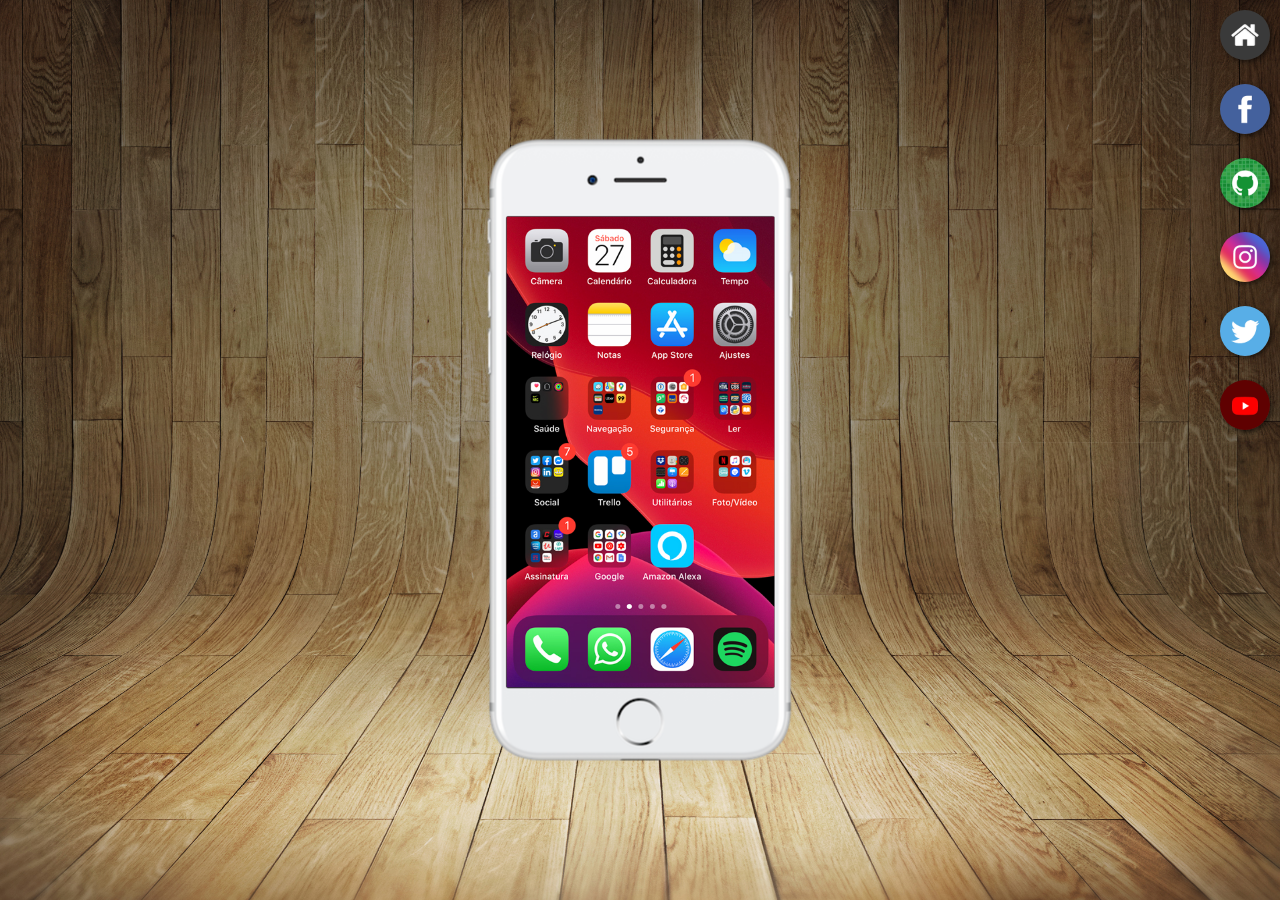
<file: index.html>
<!DOCTYPE html>
<html lang="pt-br">
    <head>
        <meta charset="UTF-8">
        <meta name="viewport" content="width=device-width, initial-scale=1.0">
        <link rel="shortcut icon" href="favicon.ico" type="image/x-icon">
        <link rel="stylesheet" href="estilos/style.css">
        <title>Projeto Redes Sociais</title>
    </head>

    <body>
        <main>
            <section id="telefone">
                <iframe src="home.html" frameborder="0" name="tela" id="tela">
                    Seu navegador não é compatível.
                </iframe>
            </section>

            <section id="redes-sociais">
                <a href="home.html" target="tela"> <img src="imagens/logo-home.jpg" alt="home"> </a> <br>
                <a href="facebook.html" target="tela"> <img src="imagens/logo-facebook.jpg" alt="facebook"> </a> <br>
                <a href="#" target="tela"> <img src="imagens/logo-github.jpg" alt="Github"> </a> <br>
                <a href="#" target="tela"> <img src="imagens/logo-instagram.jpg" alt="Instagram"> </a> <br>
                <a href="#" target="tela"> <img src="imagens/logo-twitter.jpg" alt="Twitter"> </a> <br>
                <a href="#" target="tela"> <img src="imagens/logo-youtube.jpg" alt="Youtube"> </a>
            </section>
        </main>
    </body>
</html>
</file>
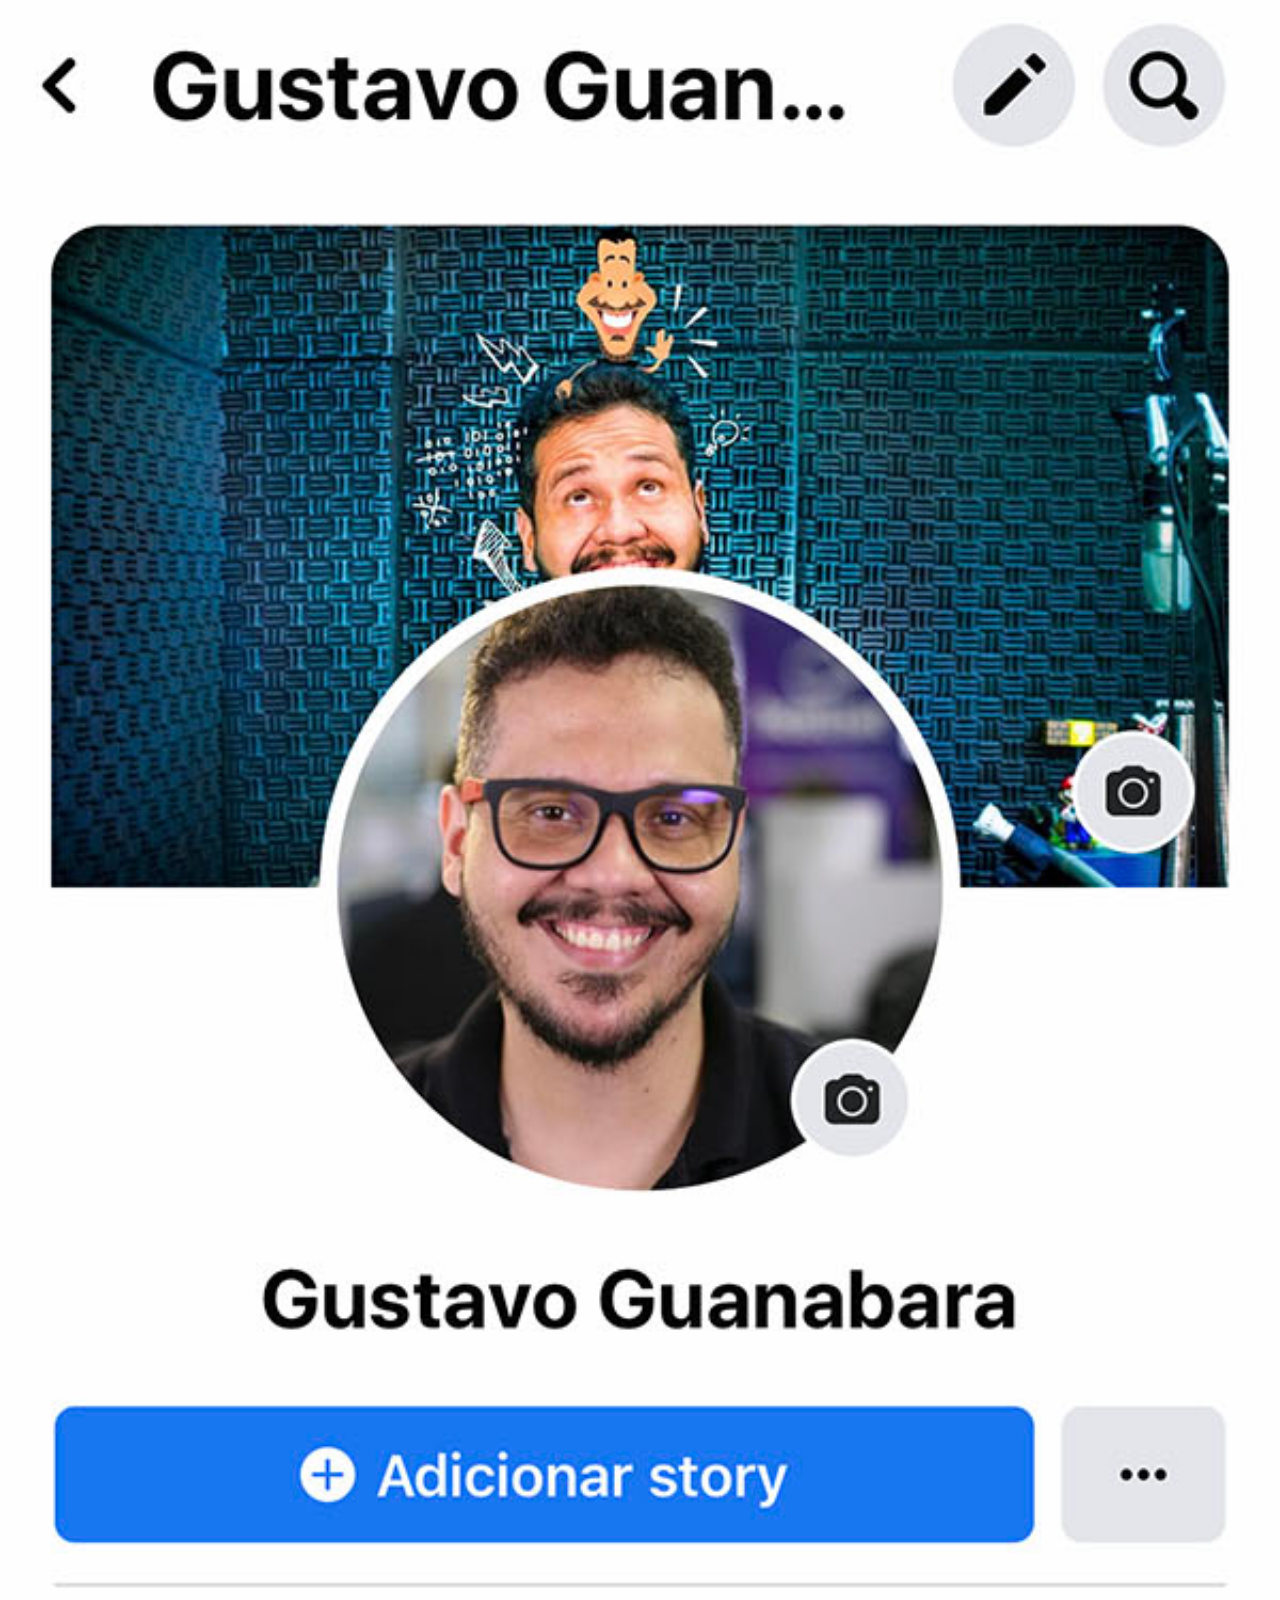
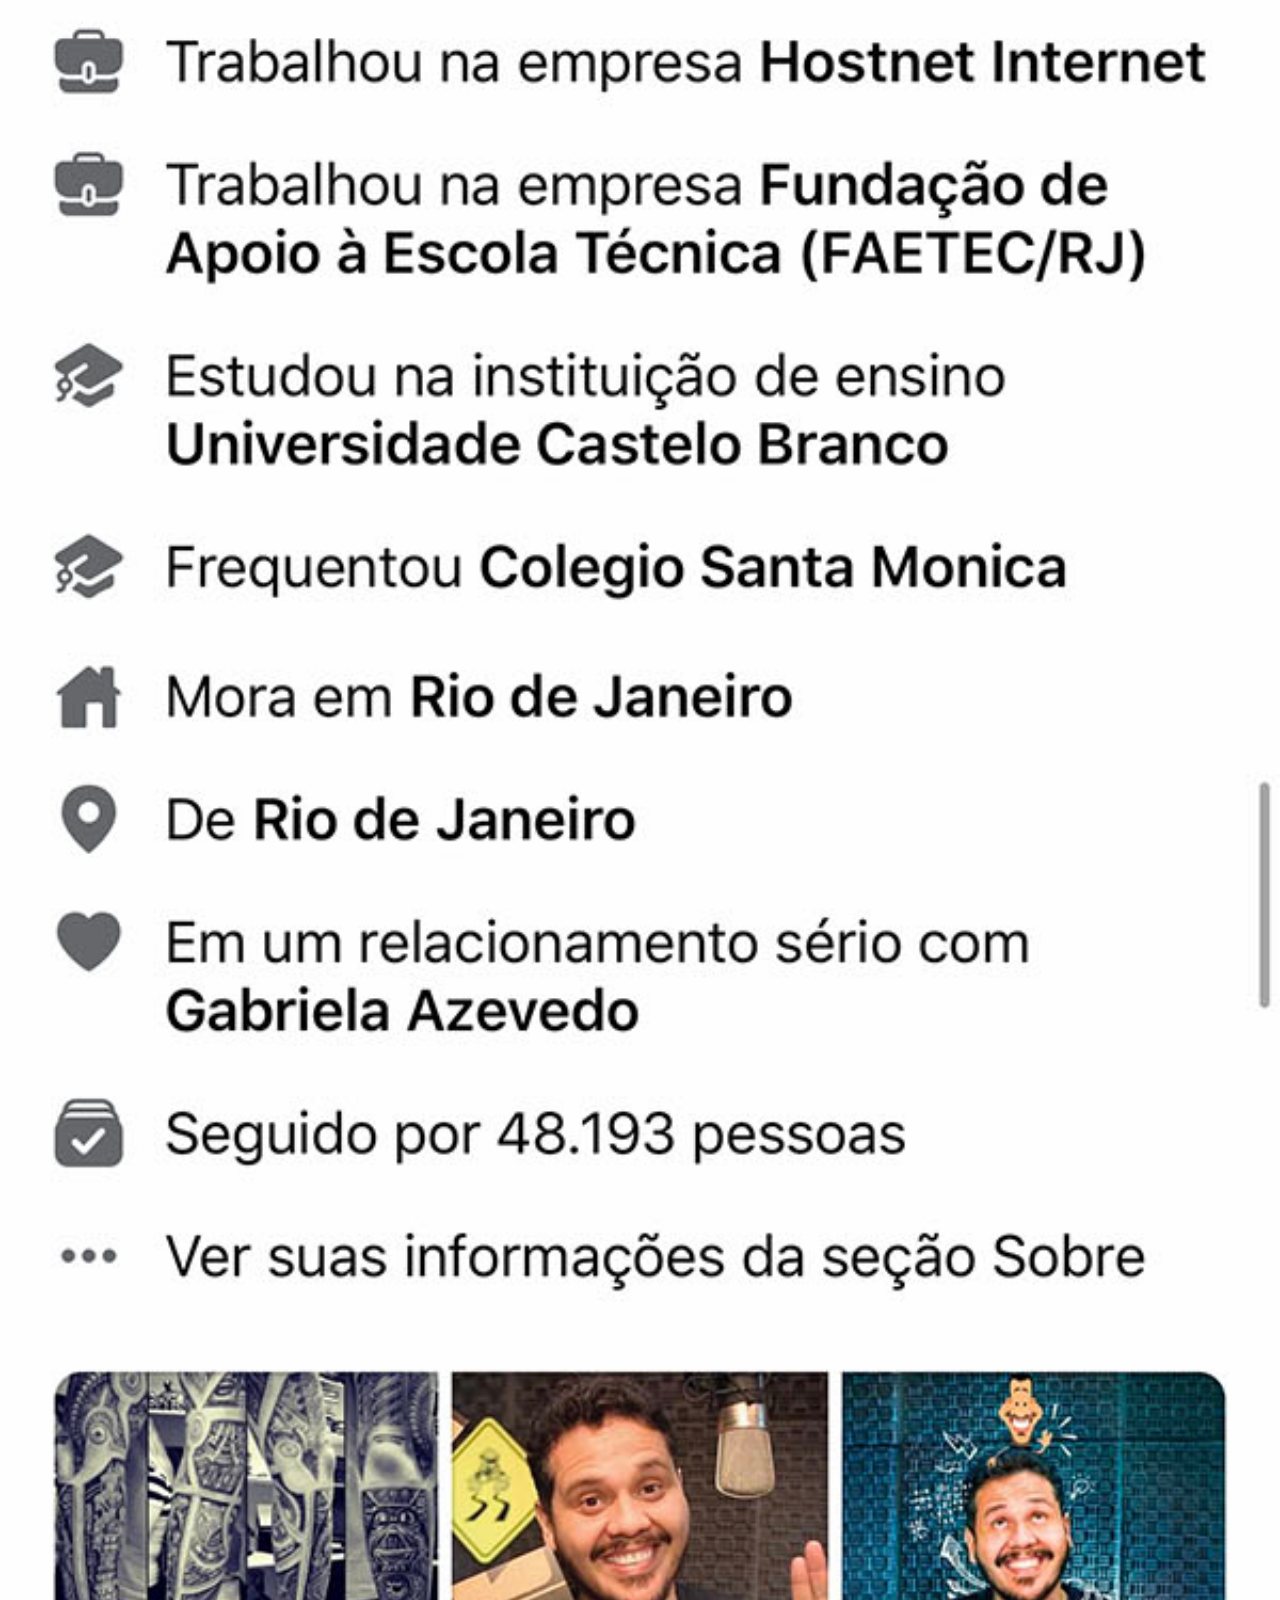
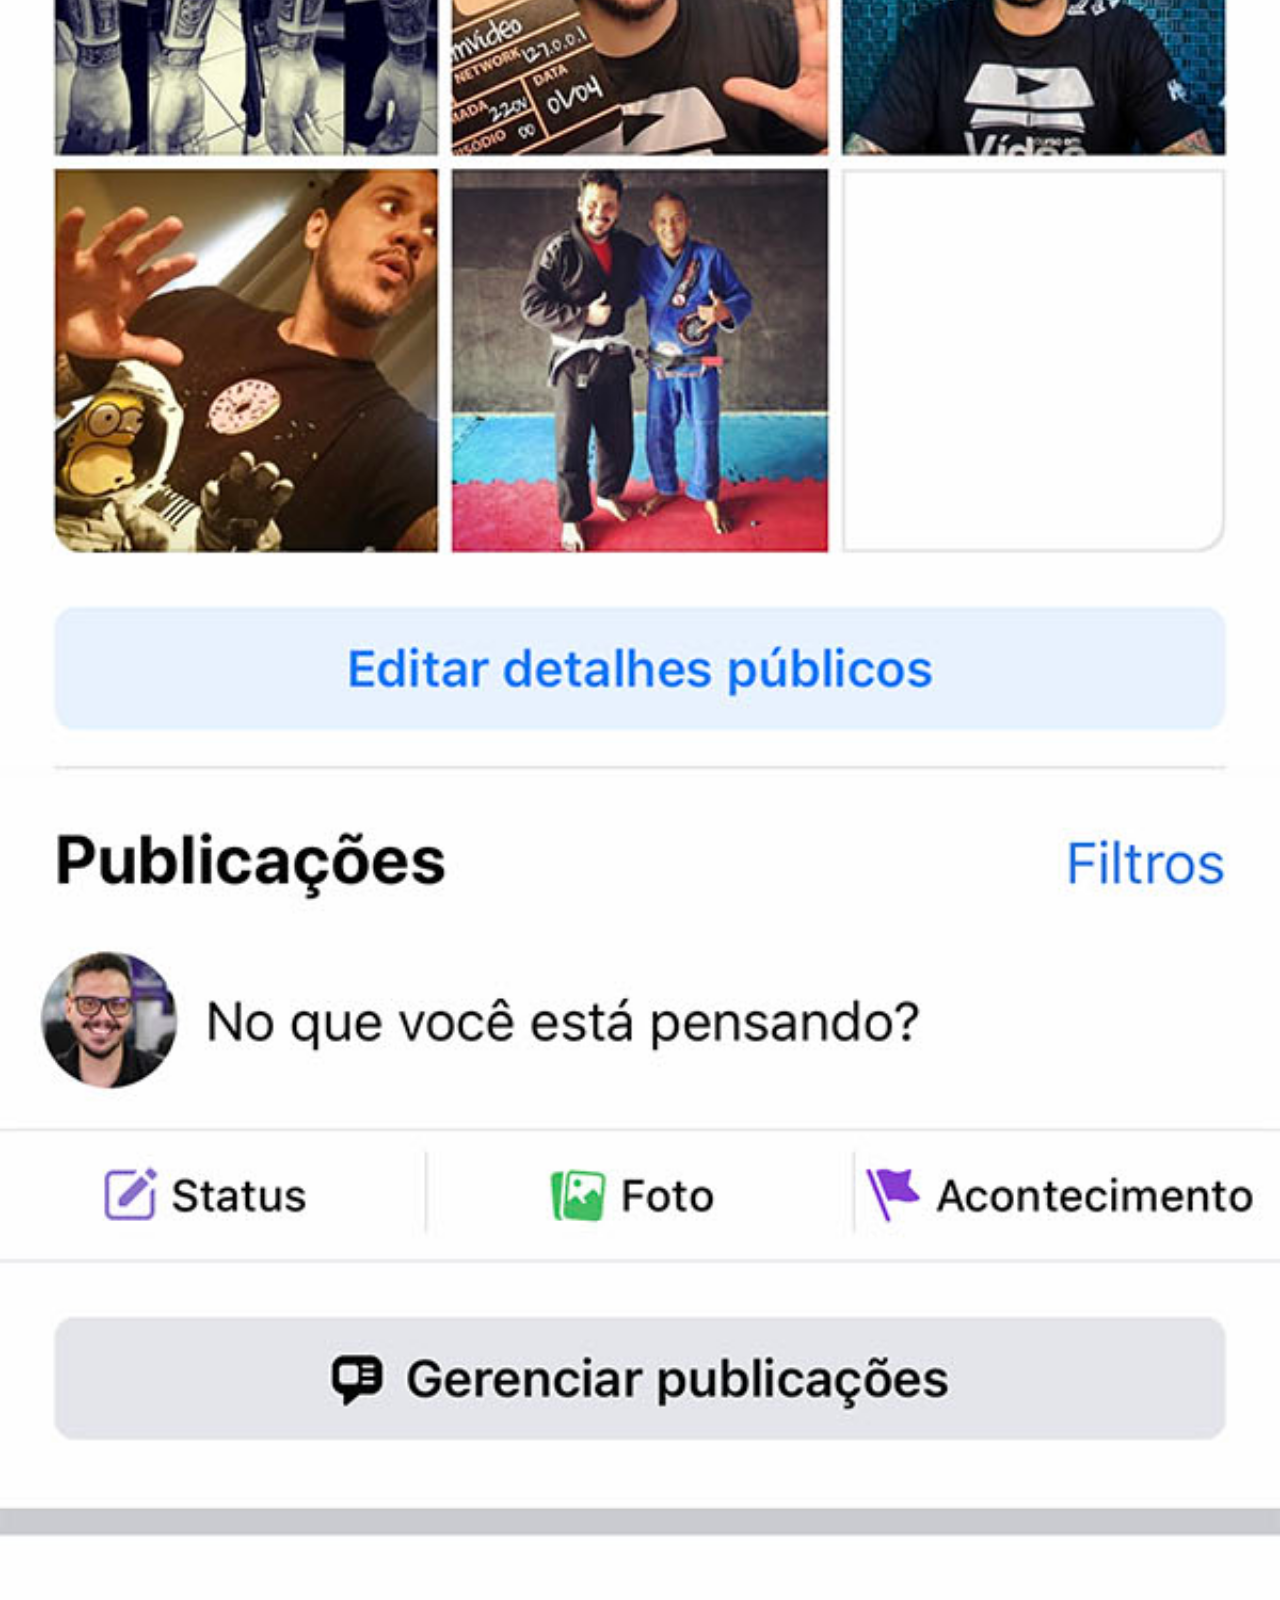
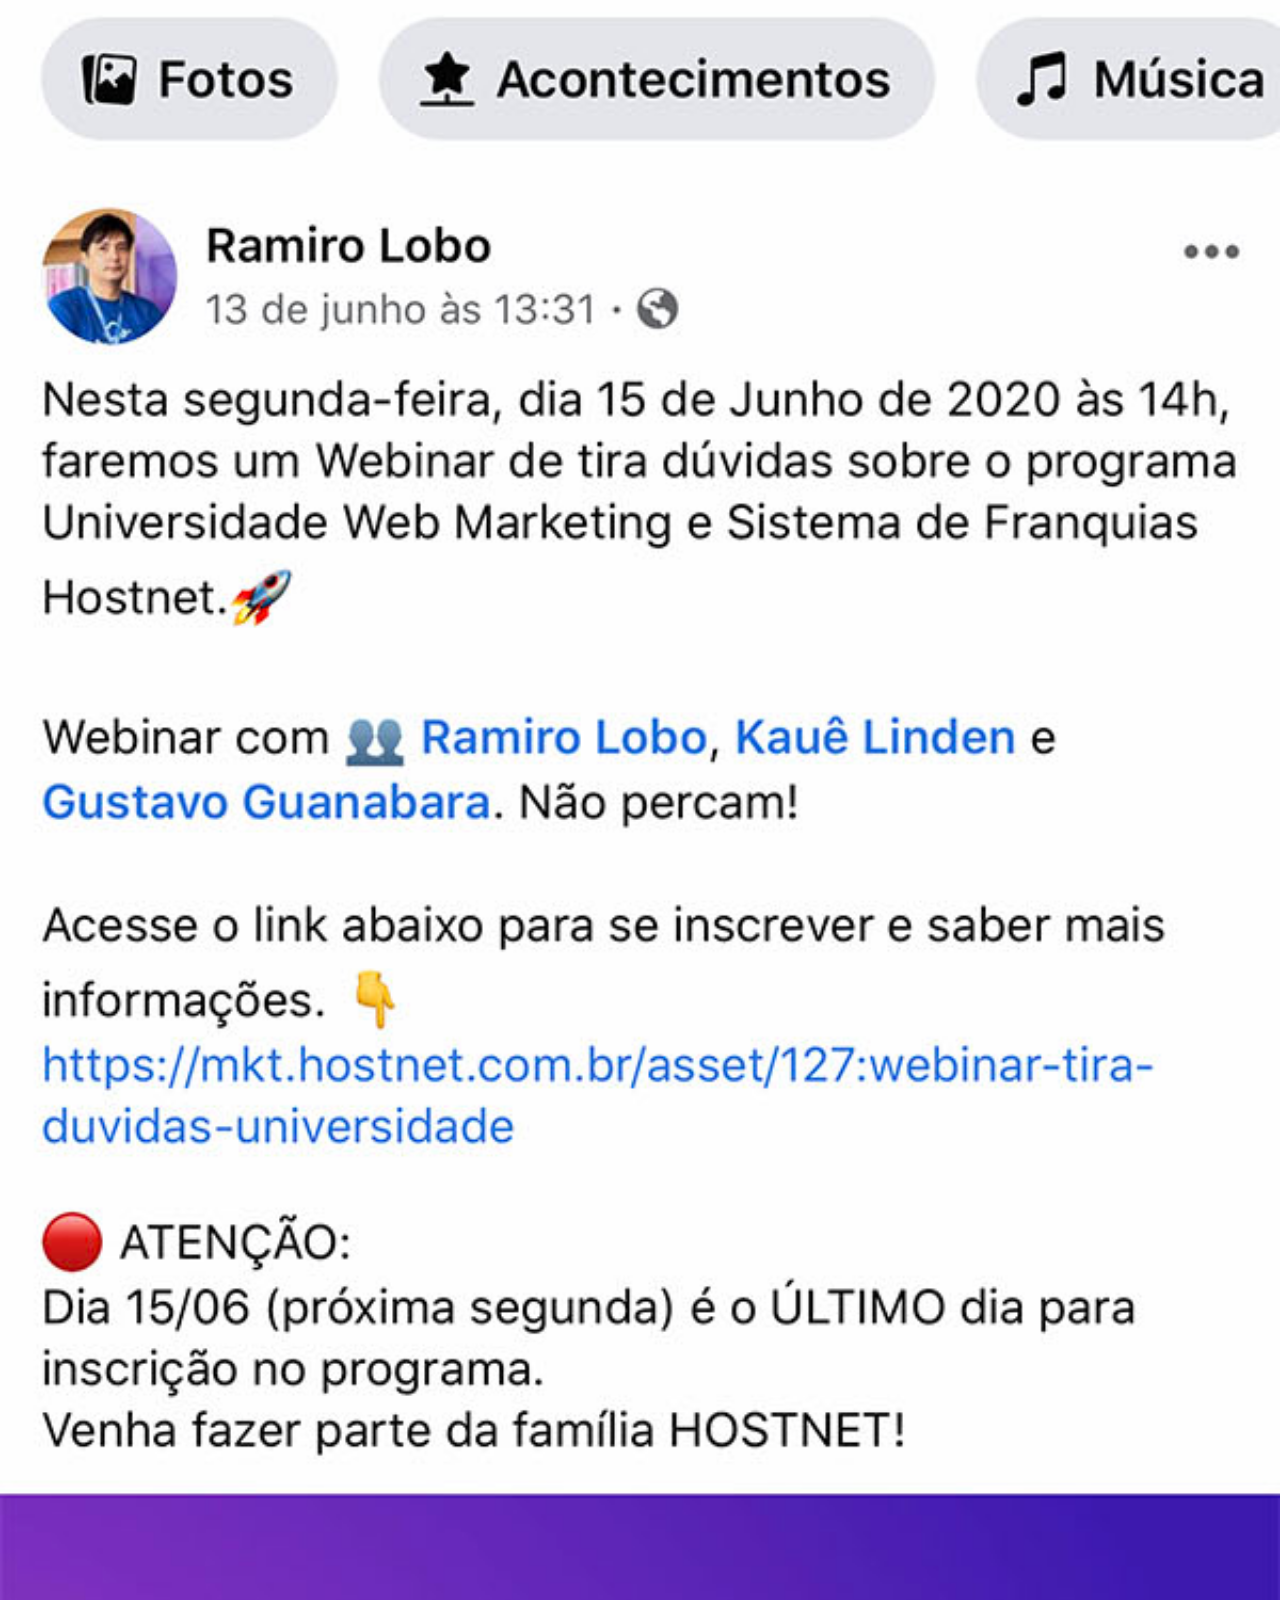
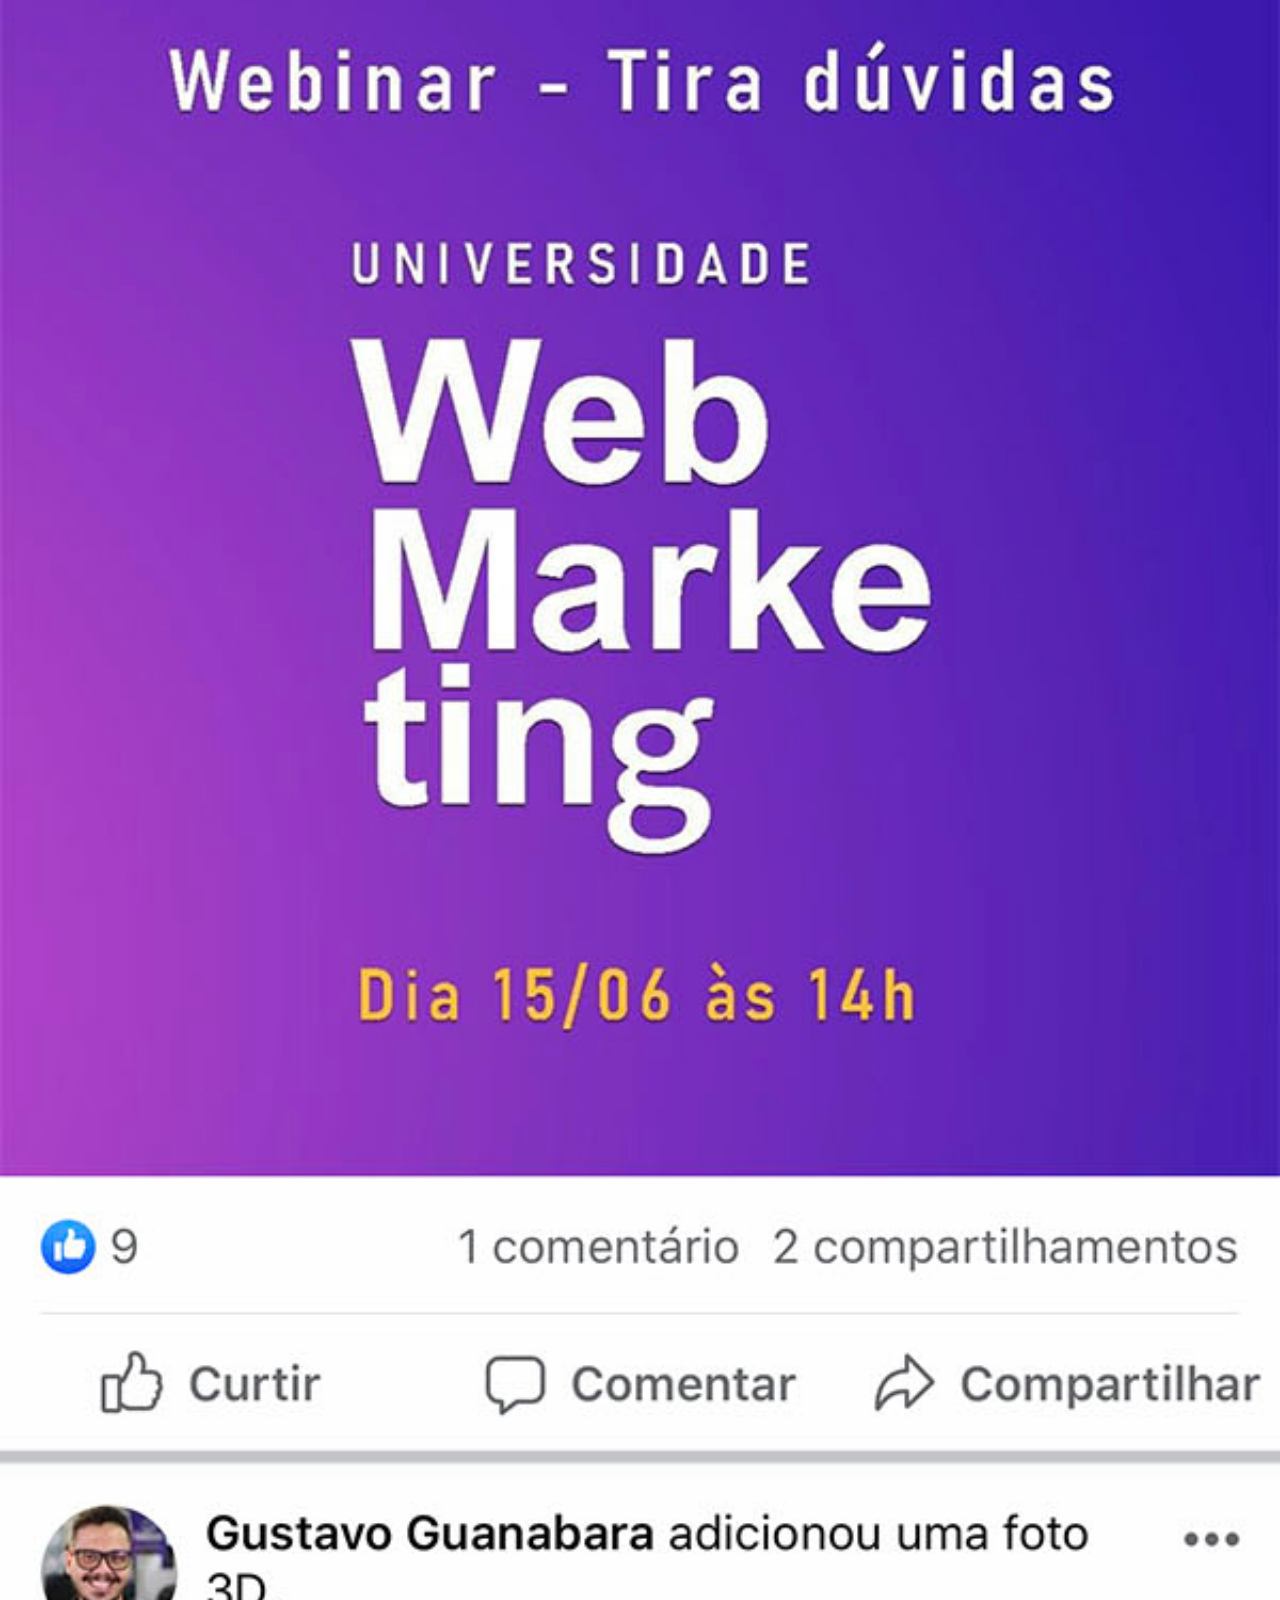
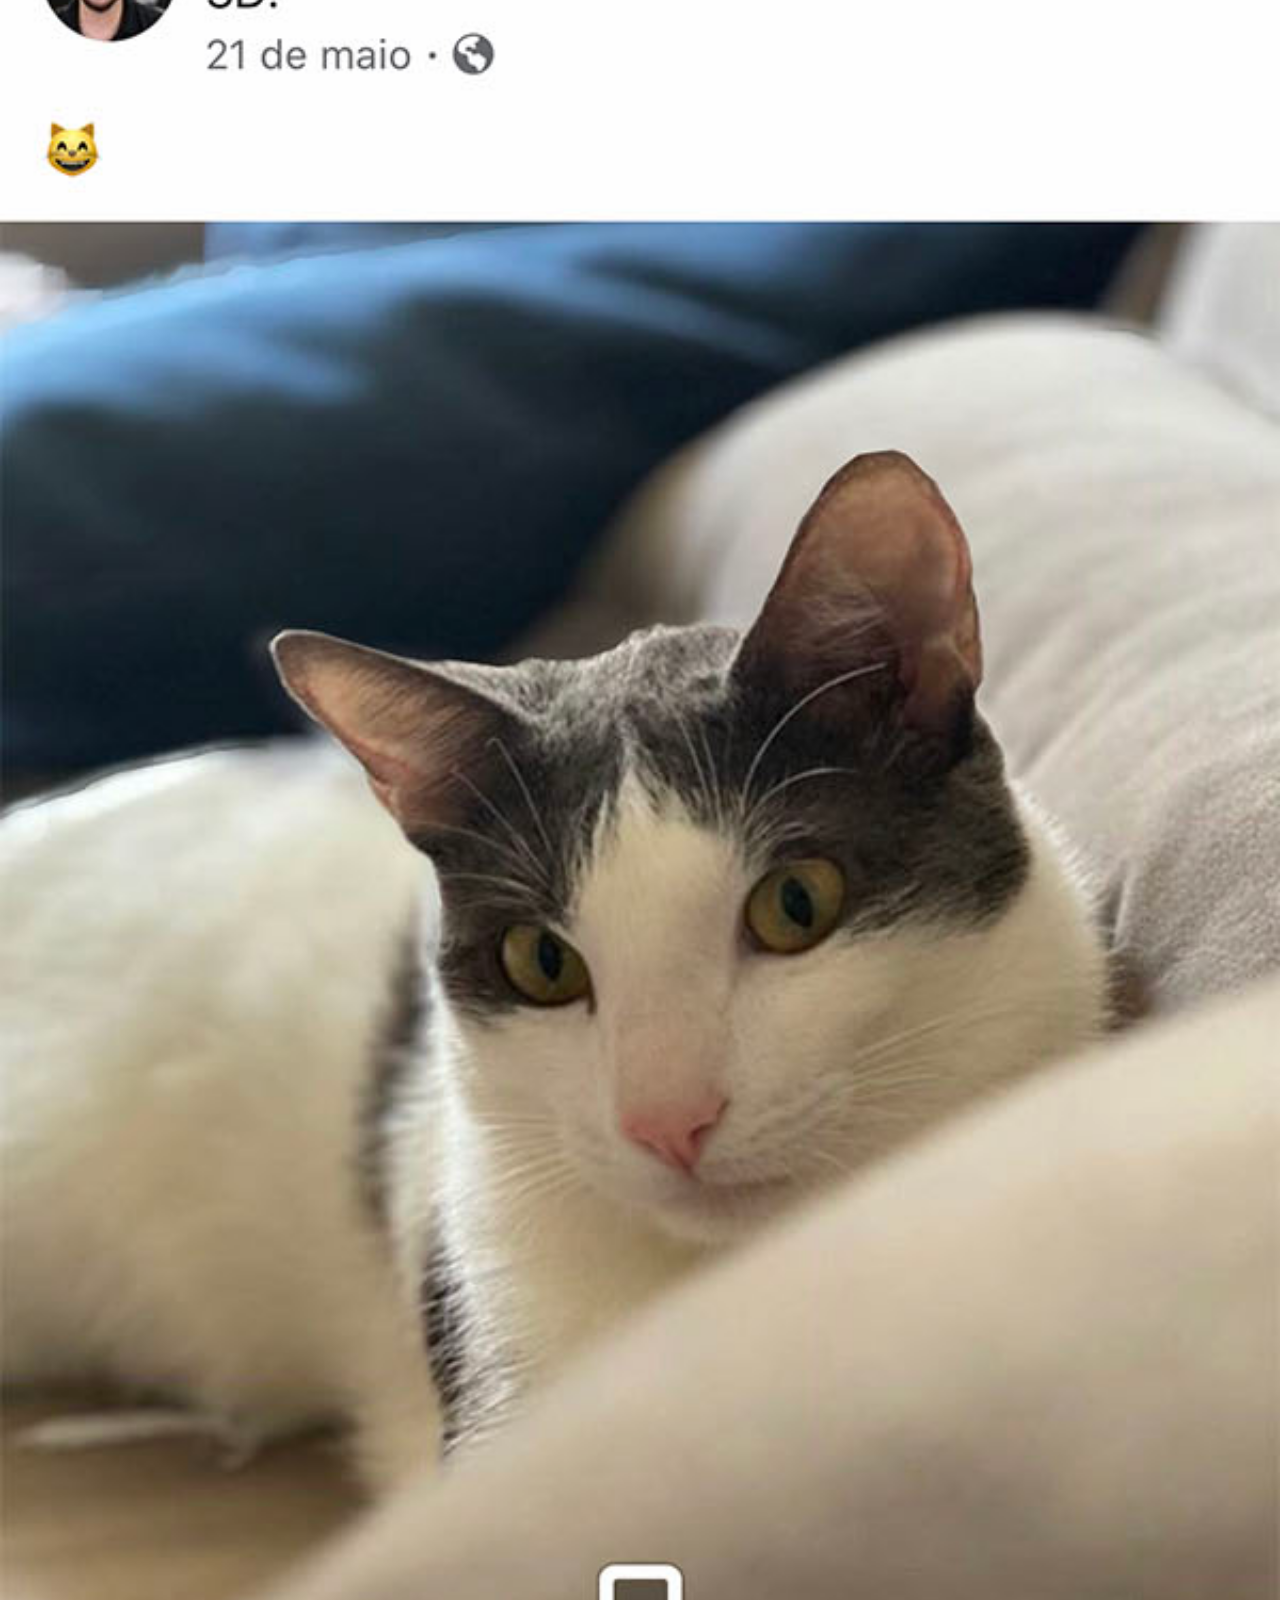
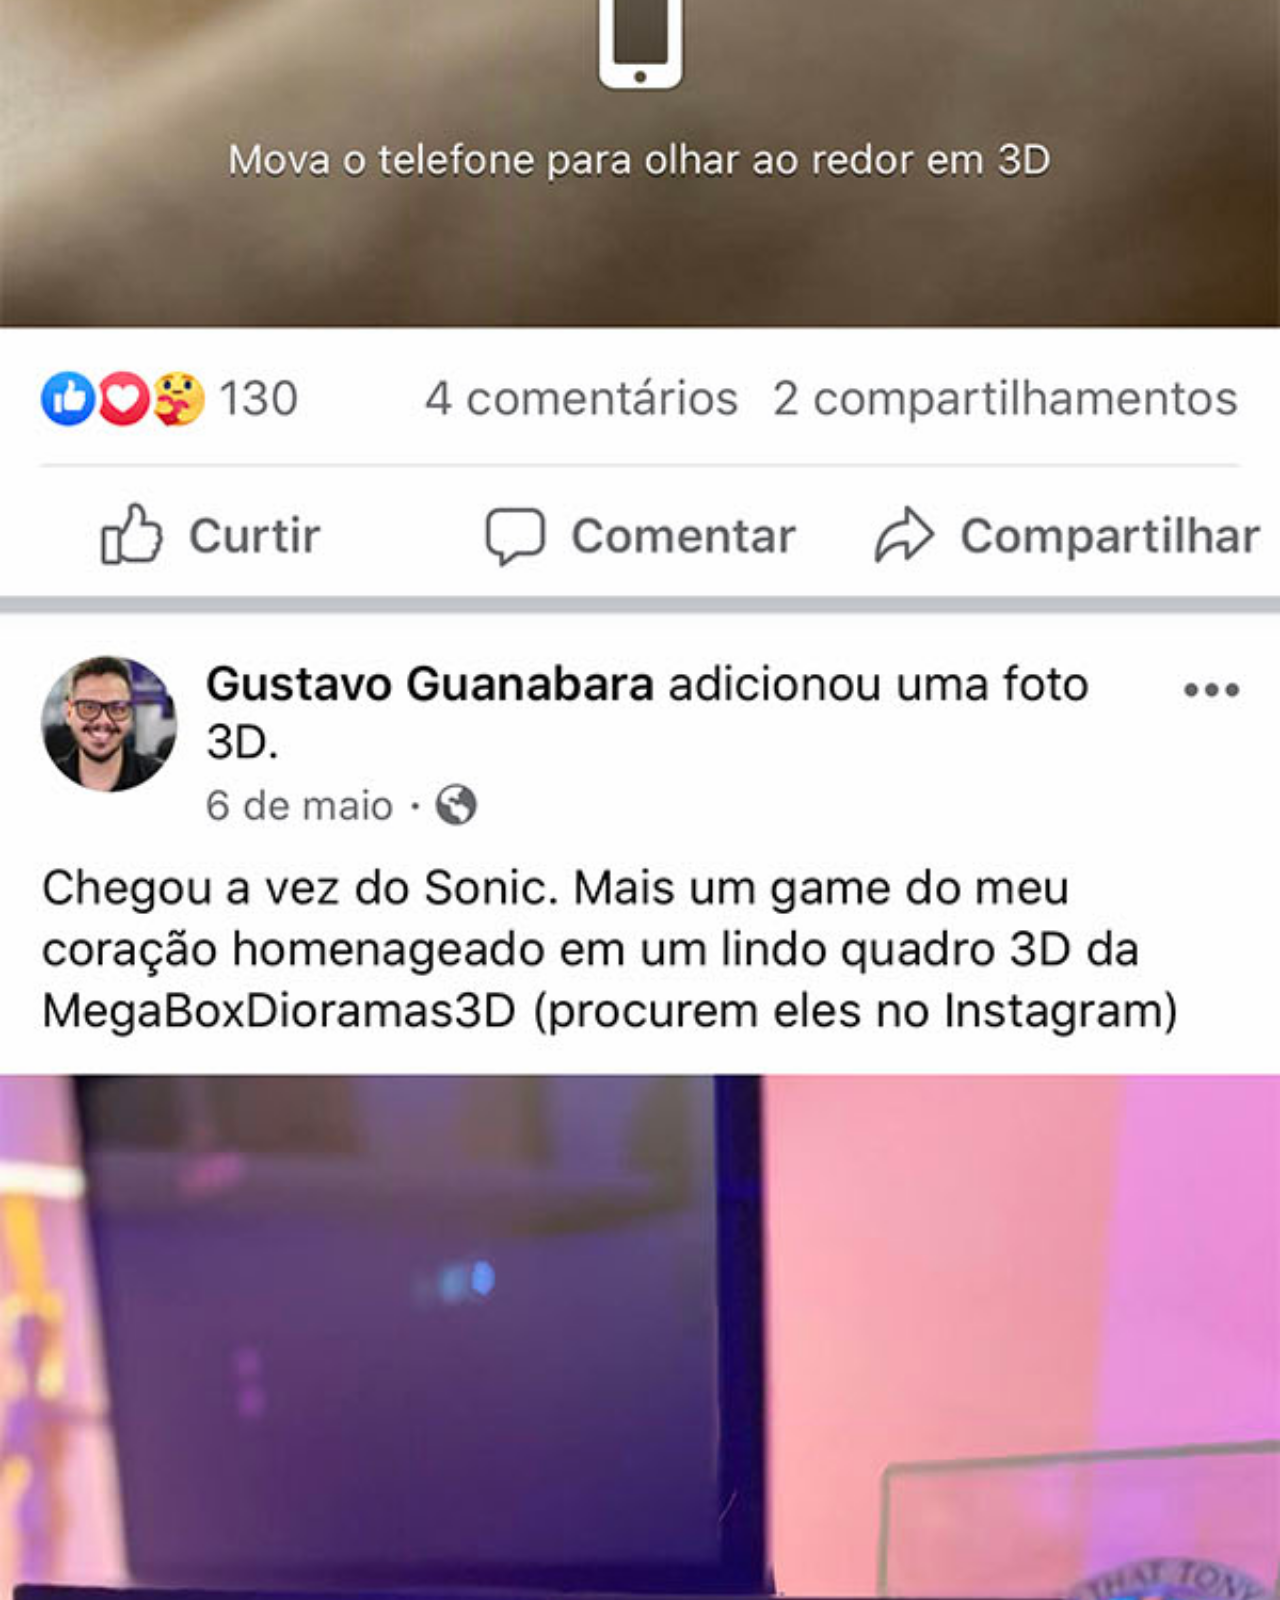
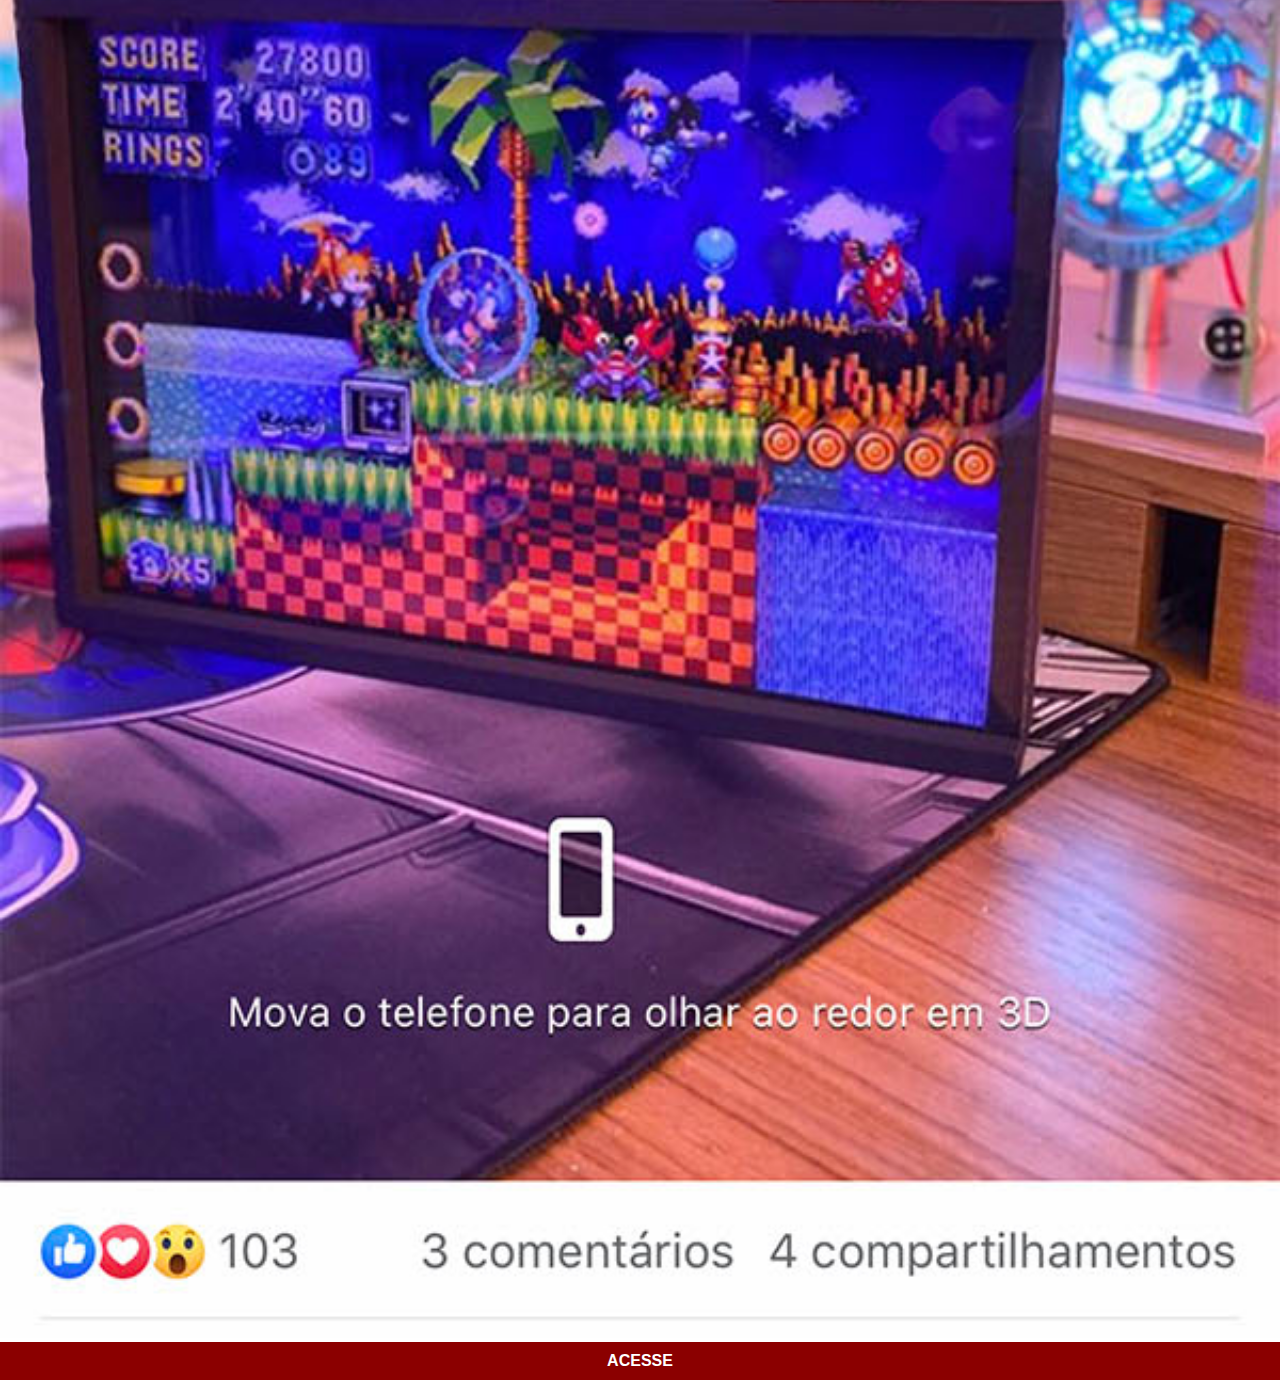
<file: facebook.html>
<!DOCTYPE html>
<html lang="pt-br">
    <head>
        <meta charset="UTF-8">
        <meta name="viewport" content="width=device-width, initial-scale=1.0">
        <title>Facebook</title>
        <link rel="stylesheet" href="estilos/social.css">
    </head>
    <body>
        <img src="imagens/tela-facebook.jpg" alt="Facebook">
        <a href="https://www.facebook.com/CursosEmVideo/?locale=pt_BR" target="_blank"> ACESSE</a>
    </body>
</html>
</file>
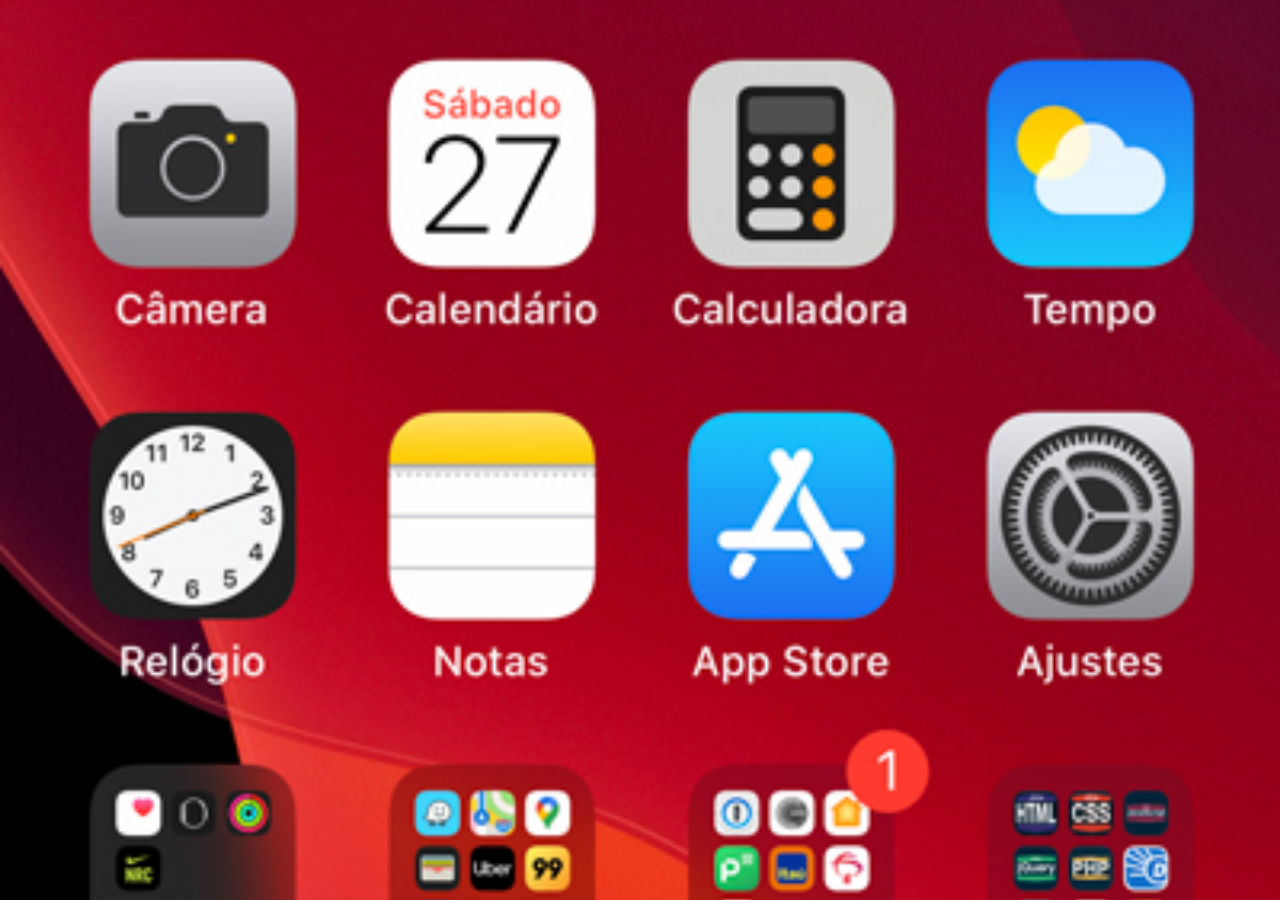
<file: home.html>
<!DOCTYPE html>
<html lang="pt-br">
    <head>
        <meta charset="UTF-8">
        <meta name="viewport" content="width=device-width, initial-scale=1.0">
        <title>Home</title>
        <style>
            body {
            background: black url(../imagens/tela-home.jpg) top center no-repeat;
            background-size: cover;
            }       
        </style>
    </head>
    <body>
        
    </body>
</html>
</file>
<file: estilos/style.css>
@charset "UTF-8";

* {
    margin: 0px;
    padding: 0px;
    font-family: Arial, Helvetica, sans-serif;
}

html,body {
    height: 100vh;
    width: 100vw;
    background-color: black;
}

body {
    background: url(../imagens/fundo-madeira.jpg) top center no-repeat fixed;
    background-size: cover;
    /* Usei a Shorthand de background como escrevi no caderno, apenas o size nao funciona e deve ser atribuido a parte*/
}

main {
    height: 100vh;
    position: relative;
}

section#telefone {
    position: absolute;
    top: 50%;
    left: 50%;
    transform: translate(-50%, -50%);

    height: 627px;
    width: 311px;
    background-image: url('../imagens/frame-iphone.png');
    background-repeat: no-repeat;
    
}

iframe#tela {
    position: relative;
    top: 80px;
    left: 22px;
    width: 268px;
    height: 471px;
}

section#redes-sociais {
    text-align: right;
}

section#redes-sociais img {
    width: 50px;
    margin: 10px;
    border-radius: 50%;
    box-shadow: 2px 2px 5px rgba(0, 0, 0, 0.562);
    box-sizing: border-box;
}

section#redes-sociais img:hover {
    border: 1px solid white;
    transform: translate(-3px, -3px);
    box-shadow: 5px 5px 10px rgba(0, 0, 0, 0.404);
    transition: transform 0.3s;
}
</file>
<file: estilos/social.css>
@charset "UTF-8";

* {
    margin:0px;
    font-family:Arial, Helvetica, sans-serif;
}

::-webkit-scrollbar {
    width: 0px;
    height: 0px;
}

img {
    width: 100vw;
}

a {
    display: block;
    background-color: darkred;
    padding: 10px;
    color: white;
    text-decoration: none;
    font-weight: bold;
    text-align: center;
}

a:hover {
    background-color: red;
}
</file>
